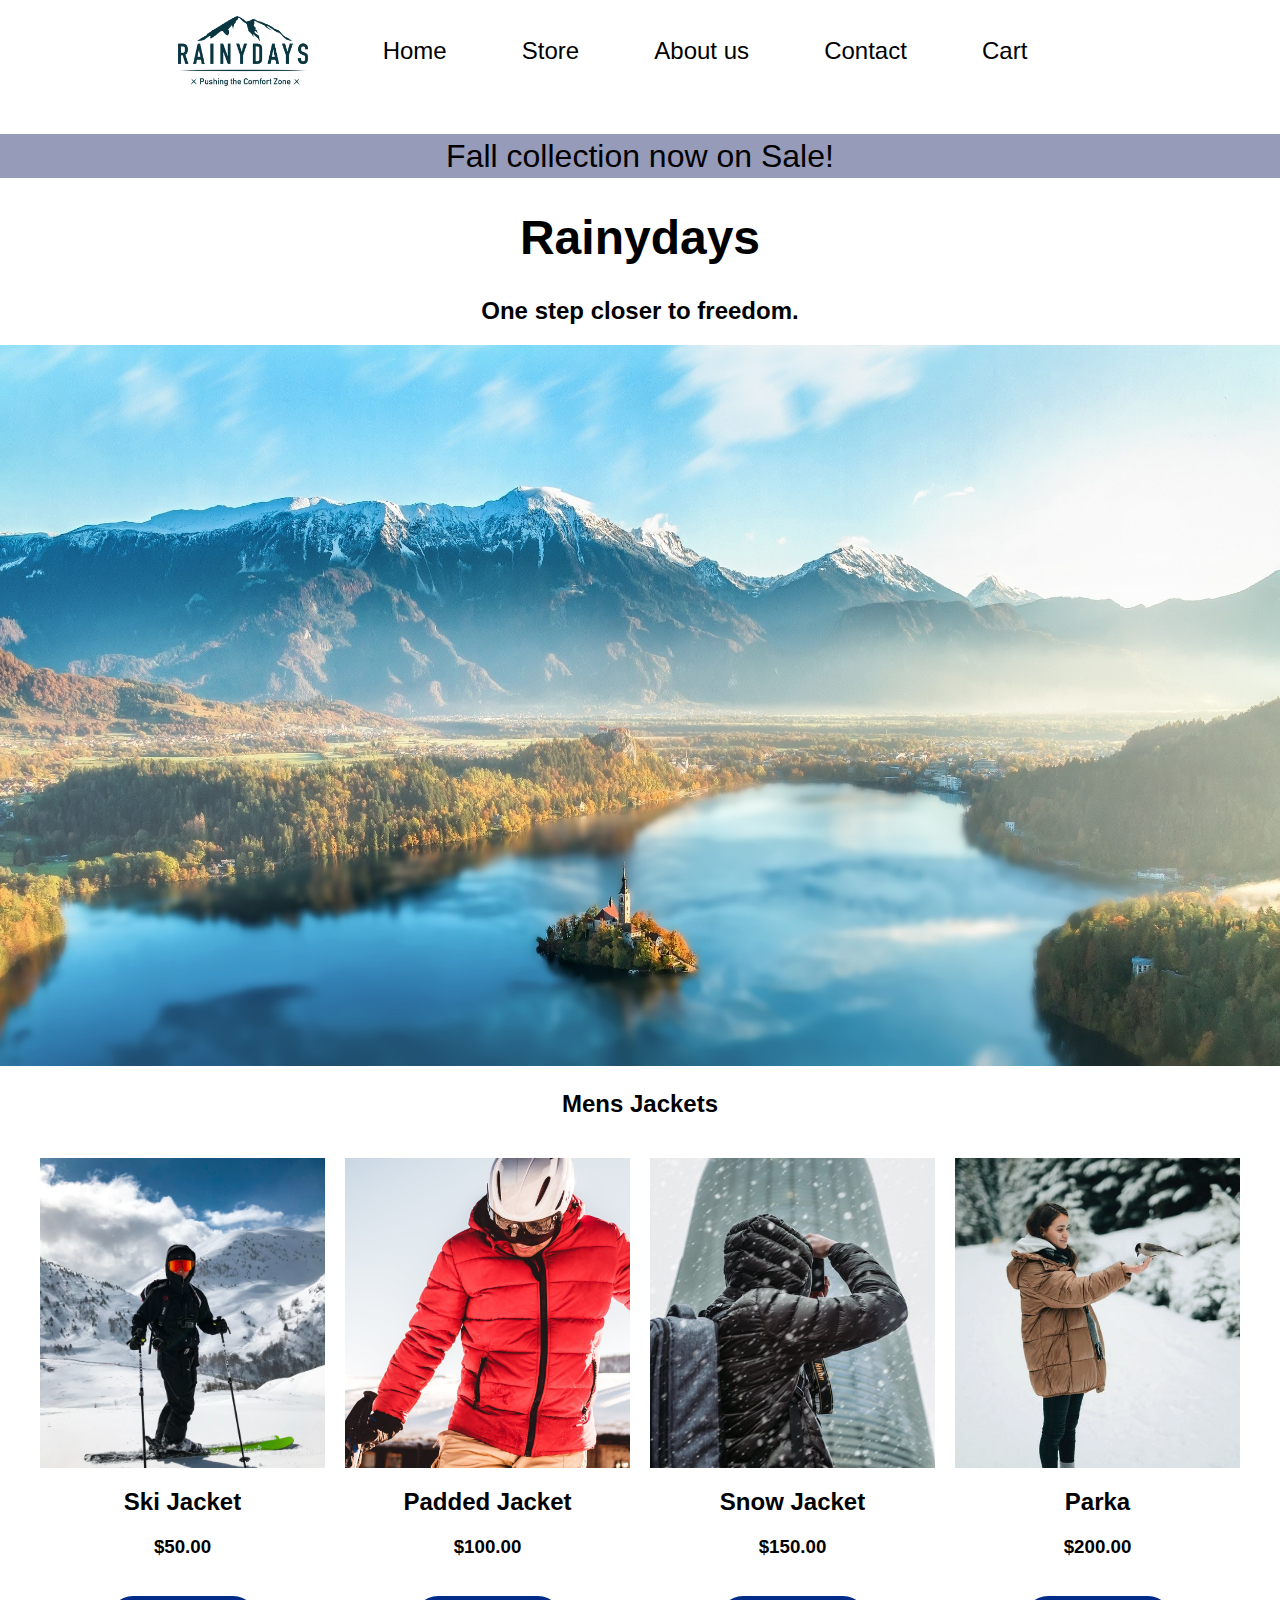
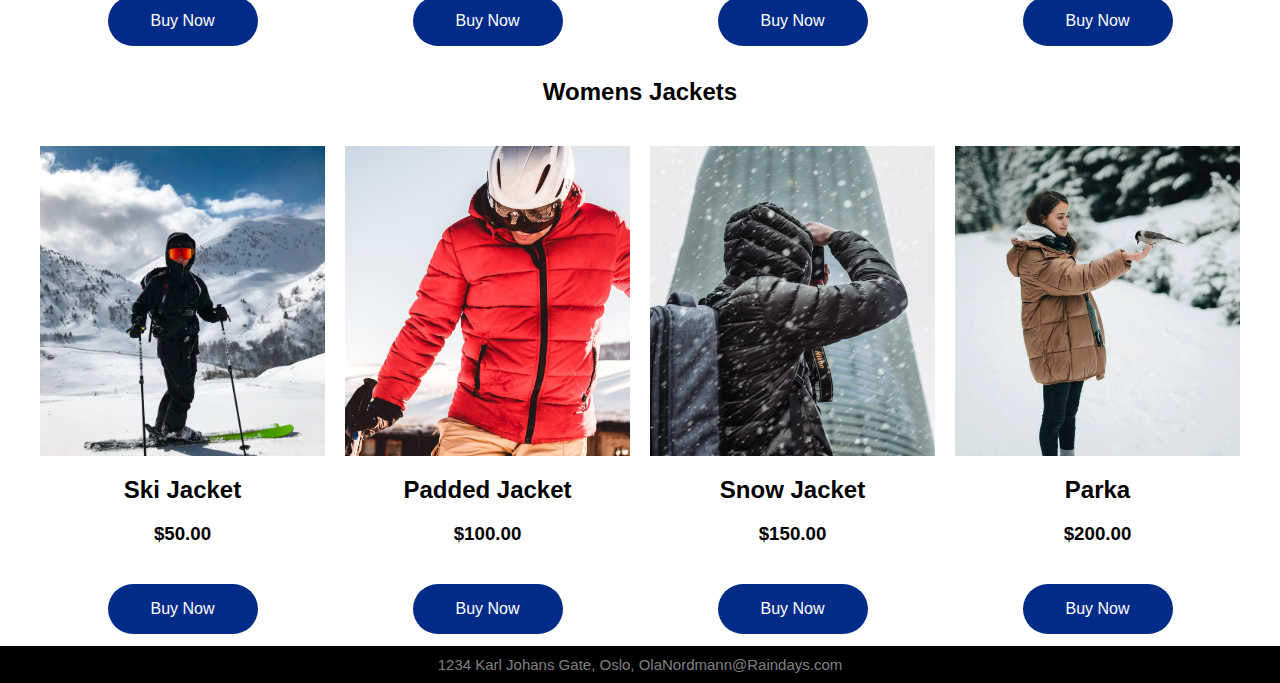
<file: index.html>
<!DOCTYPE html>
<html lang="en">
<head>
    <meta charset="UTF-8">
    <meta http-equiv="X-UA-Compatible" content="IE=edge">
    <meta name="viewport" content="width=device-width, initial-scale=1.0">
    <link rel="preconnect" href="https://fonts.gstatic.com">
    <link href="https://fonts.googleapis.com/css2?family=Poppins&display=swap" rel="stylesheet">
    <title>Rainydays</title>
    <link href="Styles/styles.css" rel="stylesheet">
     <!-- Hotjar Tracking Code for https://dreamy-wiles-eed546.netlify.app -->
<script>
  (function(h,o,t,j,a,r){
      h.hj=h.hj||function(){(h.hj.q=h.hj.q||[]).push(arguments)};
      h._hjSettings={hjid:2607828,hjsv:6};
      a=o.getElementsByTagName('head')[0];
      r=o.createElement('script');r.async=1;
      r.src=t+h._hjSettings.hjid+j+h._hjSettings.hjsv;
      a.appendChild(r);
  })(window,document,'https://static.hotjar.com/c/hotjar-','.js?sv=');
</script>
</head>
<body>
  <nav>
    <ul class="topnav">
      <img src="Images/logo.png" alt="Logo">
      <li><a href="index.html">Home</a></li>
      <li><a href="/Pages/store.html">Store</a></li>
      <li><a href="/Pages/About us.html">About us</a></li>
      <li><a href="/Pages/contact.html">Contact</a></li>
      <li><a href="/Pages/About us.html">Cart</a></li>
      <li>      <div class="cart">
        <div class="cart-total"></div>
      </div></li>
    </ul>
  </nav>
  <section class="fall">
    <p>Fall collection now on Sale!</p>
  </section>
  <div class="pitch">
    <h1>
      Rainydays
    </h1>
    <h2>
      One step closer to freedom.
    </h2>
  </div>
  <img class="forest" src="Images/Mountains.jpg" alt="Forest">
  <h2>Mens Jackets</h2>
  <main>
    <div class="container">
      <div class="card">
        <div class="imgBx">
          <img src="/Images/Skis.jpg" alt="Ski Jacket">
        </div>
        <div class="content">
          <div class="productName">
            <h2>Ski Jacket</h2>
          </div>
          <div class="price_rating">
            <h3>$50.00</h3>
          </div>
          <div class="card_button1">
            <button class="button">Buy Now</button>
          </div>
        </div>
      </div>
      <div class="card">
        <div class="imgBx">
          <img src="/Images/Red jacket.jpeg" alt="Padded Jacket">
        </div>
        <div class="content">
          <div class="productName">
            <h2>Padded Jacket</h2>
          </div>
          <div class="price_rating">
            <h3>$100.00</h3>
          </div>
          <div class="card_button2">
            <button class="button">Buy Now</button>
          </div>
        </div>
      </div>
      <div class="card">
        <div class="imgBx">
          <img src="/Images/Snow jacket.jpeg" alt="Snow Jacket">
        </div>
        <div class="content">
          <div class="productName">
            <h2>Snow Jacket</h2>
          </div>
          <div class="price_rating">
            <h3>$150.00</h3>
          </div>
          <div class="card_button3">
            <button class="button">Buy Now</button>
          </div>
        </div>
      </div>
      <div class="card">
        <div class="imgBx">
          <img src="/Images/Parka.jpeg" alt="Parka">
        </div>
        <div class="content">
          <div class="productName">
            <h2>Parka</h2>
          </div>
          <div class="price_rating">
            <h3>$200.00</h3>
          </div>
          <div class="card_button4">
            <button class="button">Buy Now</button>
          </div>
        </div>
      </div>
    </div>
  </main>
  <h2>Womens Jackets</h2>
  <main>
    <div class="container">
      <div class="card">
        <div class="imgBx">
          <img src="/Images/Skis.jpg" alt="Ski Jacket">
        </div>
        <div class="content">
          <div class="productName">
            <h2>Ski Jacket</h2>
          </div>
          <div class="price_rating">
            <h3>$50.00</h3>
          </div>
          <div class="card_button9">
            <button class="button">Buy Now</button>
          </div>
        </div>
      </div>
      <div class="card">
        <div class="imgBx">
          <img src="/Images/Red jacket.jpeg" alt="Padded Jacket">
        </div>
        <div class="content">
          <div class="productName">
            <h2>Padded Jacket</h2>
          </div>
          <div class="price_rating">
            <h3>$100.00</h3>
          </div>
          <div class="card_button10">
            <button class="button">Buy Now</button>
          </div>
        </div>
      </div>
      <div class="card">
        <div class="imgBx">
          <img src="/Images/Snow jacket.jpeg" alt="Snow Jacket">
        </div>
        <div class="content">
          <div class="productName">
            <h2>Snow Jacket</h2>
          </div>
          <div class="price_rating">
            <h3>$150.00</h3>
          </div>
          <div class="card_button11">
            <button class="button">Buy Now</button>
          </div>
        </div>
      </div>
      <div class="card">
        <div class="imgBx">
          <img src="/Images/Parka.jpeg" alt="Parka">
        </div>
        <div class="content">
          <div class="productName">
            <h2>Parka</h2>
          </div>
          <div class="price_rating">
            <h3>$200.00</h3>
          </div>
          <div class="card_button12">
            <button class="button">Buy Now</button>
          </div>
        </div>
      </div>
    </div>
  </main>
  <footer>1234 Karl Johans Gate, Oslo, OlaNordmann@Raindays.com</footer>
<script src="/JS/shoppingCart.js"></script>
</body>
</html>
</file>
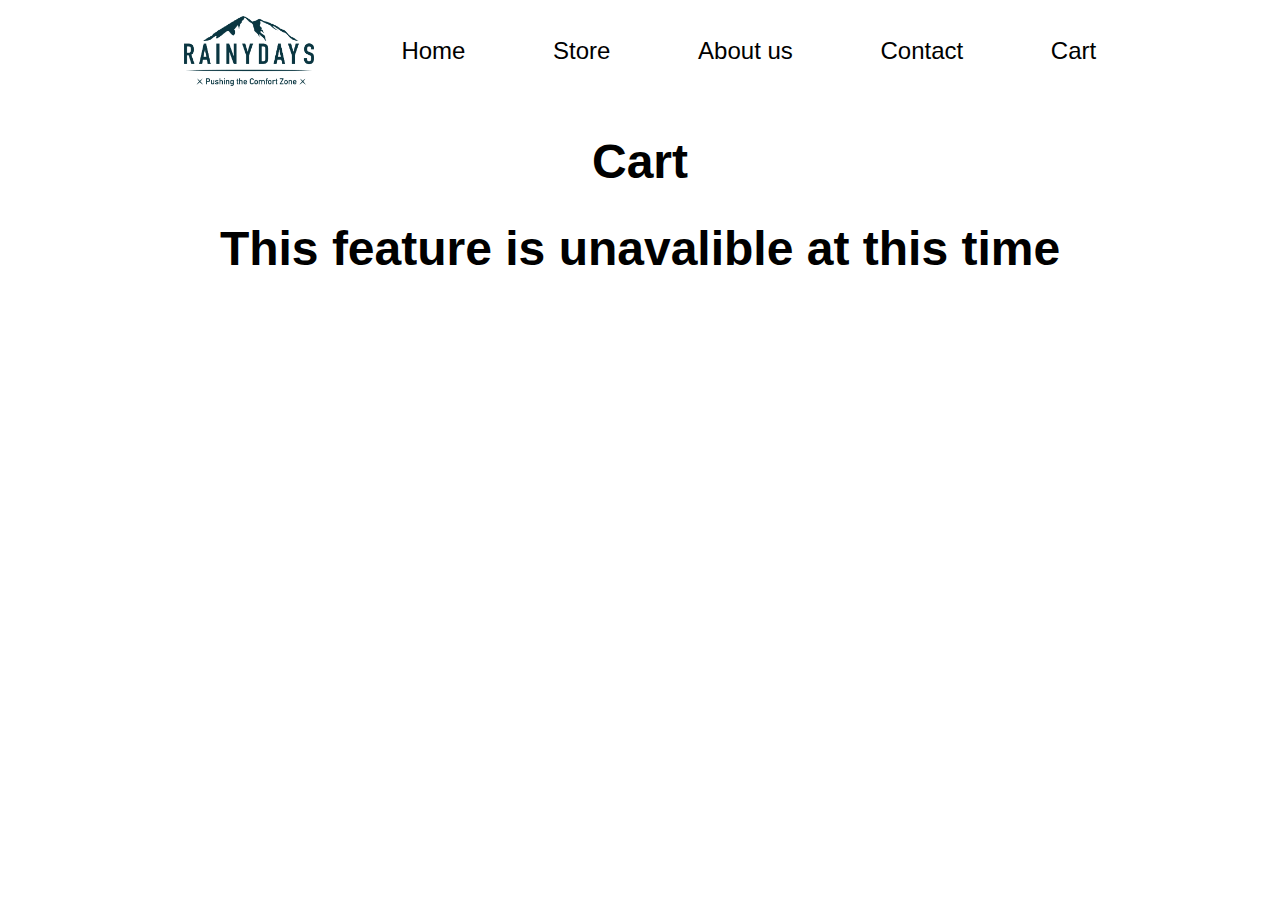
<file: Pages/cart.html>
<!DOCTYPE html>
<html lang="en">
<head>
    <meta charset="UTF-8">
    <meta http-equiv="X-UA-Compatible" content="IE=edge">
    <meta name="viewport" content="width=device-width, initial-scale=1.0">
    <link rel="preconnect" href="https://fonts.gstatic.com">
    <link href="https://fonts.googleapis.com/css2?family=Poppins&display=swap" rel="stylesheet">
    <title>Rainydays</title>
    <link href="/Styles/styles.css" rel="stylesheet">
     <!-- Hotjar Tracking Code for https://dreamy-wiles-eed546.netlify.app -->
<script>
  (function(h,o,t,j,a,r){
      h.hj=h.hj||function(){(h.hj.q=h.hj.q||[]).push(arguments)};
      h._hjSettings={hjid:2607828,hjsv:6};
      a=o.getElementsByTagName('head')[0];
      r=o.createElement('script');r.async=1;
      r.src=t+h._hjSettings.hjid+j+h._hjSettings.hjsv;
      a.appendChild(r);
  })(window,document,'https://static.hotjar.com/c/hotjar-','.js?sv=');
</script>
</head>
<body>
  <nav>
    <ul class="topnav">
      <img src="/Images/logo.png" alt="Logo">
      <li><a href="/index.html">Home</a></li>
      <li><a href="store.html">Store</a></li>
      <li><a href="About us.html">About us</a></li>
      <li><a href="contact.html">Contact</a></li>
      <li><a href="cart.html">Cart</a></li>
    </ul>
  </nav>
  <h1>Cart</h1>
  <h1>This feature is unavalible at this time</h1>
  <main>
  </main>
</body>
</html>
</file>
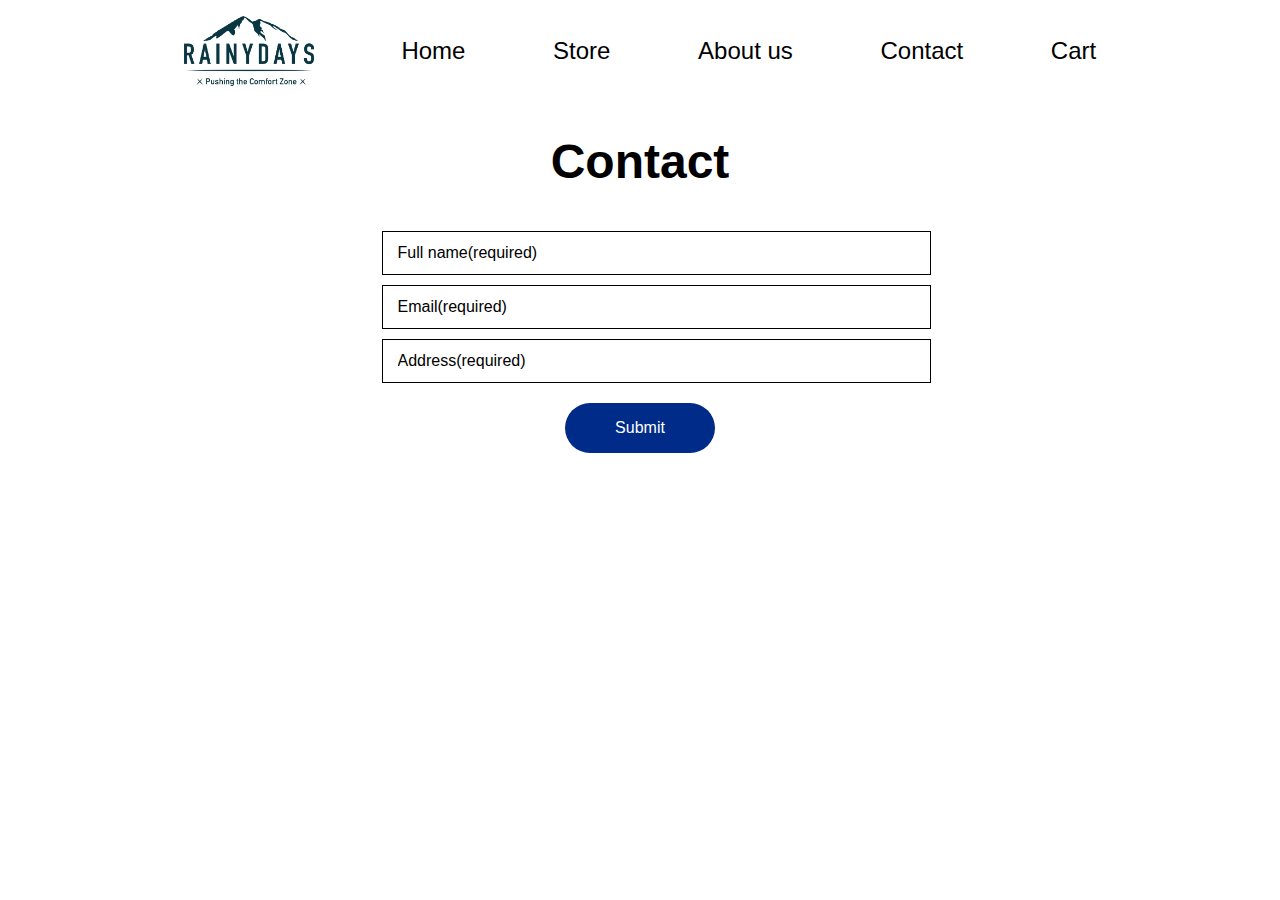
<file: Pages/contact.html>
<!DOCTYPE html>
<html lang="en">
<head>
    <meta charset="UTF-8">
    <meta http-equiv="X-UA-Compatible" content="IE=edge">
    <meta name="viewport" content="width=device-width, initial-scale=1.0">
    <link rel="preconnect" href="https://fonts.gstatic.com">
    <link href="https://fonts.googleapis.com/css2?family=Poppins&display=swap" rel="stylesheet">
    <title>Rainydays</title>
    <link href="/Styles/styles.css" rel="stylesheet">
     <!-- Hotjar Tracking Code for https://dreamy-wiles-eed546.netlify.app -->
<script>
  (function(h,o,t,j,a,r){
      h.hj=h.hj||function(){(h.hj.q=h.hj.q||[]).push(arguments)};
      h._hjSettings={hjid:2607828,hjsv:6};
      a=o.getElementsByTagName('head')[0];
      r=o.createElement('script');r.async=1;
      r.src=t+h._hjSettings.hjid+j+h._hjSettings.hjsv;
      a.appendChild(r);
  })(window,document,'https://static.hotjar.com/c/hotjar-','.js?sv=');
</script>
</head>
<body>
  <nav>
    <ul class="topnav">
      <img src="/Images/logo.png" alt="Logo">
      <li><a href="/index.html">Home</a></li>
      <li><a href="store.html">Store</a></li>
      <li><a href="About us.html">About us</a></li>
      <li><a href="contact.html">Contact</a></li>
      <li><a href="cart.html">Cart</a></li>
    </ul>
  </nav>
  <h1>Contact</h1>
  <main>
    <form id="contactForm">
      <div>
        <input placeholder="Full name(required)" name="fullName" id="fullName" size="50" >
        <div class="form-error" id="fullNameError">Please enter your full name</div>
      </div>
      <div>
        <input placeholder="Email(required)" name="email" id="email" size="50" >
        <div class="form-error" id="emailError">Please enter a valid email address</div>
      </div>
      <div>
        <input placeholder="Address(required)" id="address" type="text" name="address" size="50">
        <div class="form-error" id="addressError">Please enter a valid address</div>
      </div>
      <button class="button">Submit</button>
    </form>
  </main>
  <script src = "/JS/contact.js"></script>
</body>
</html>
</file>
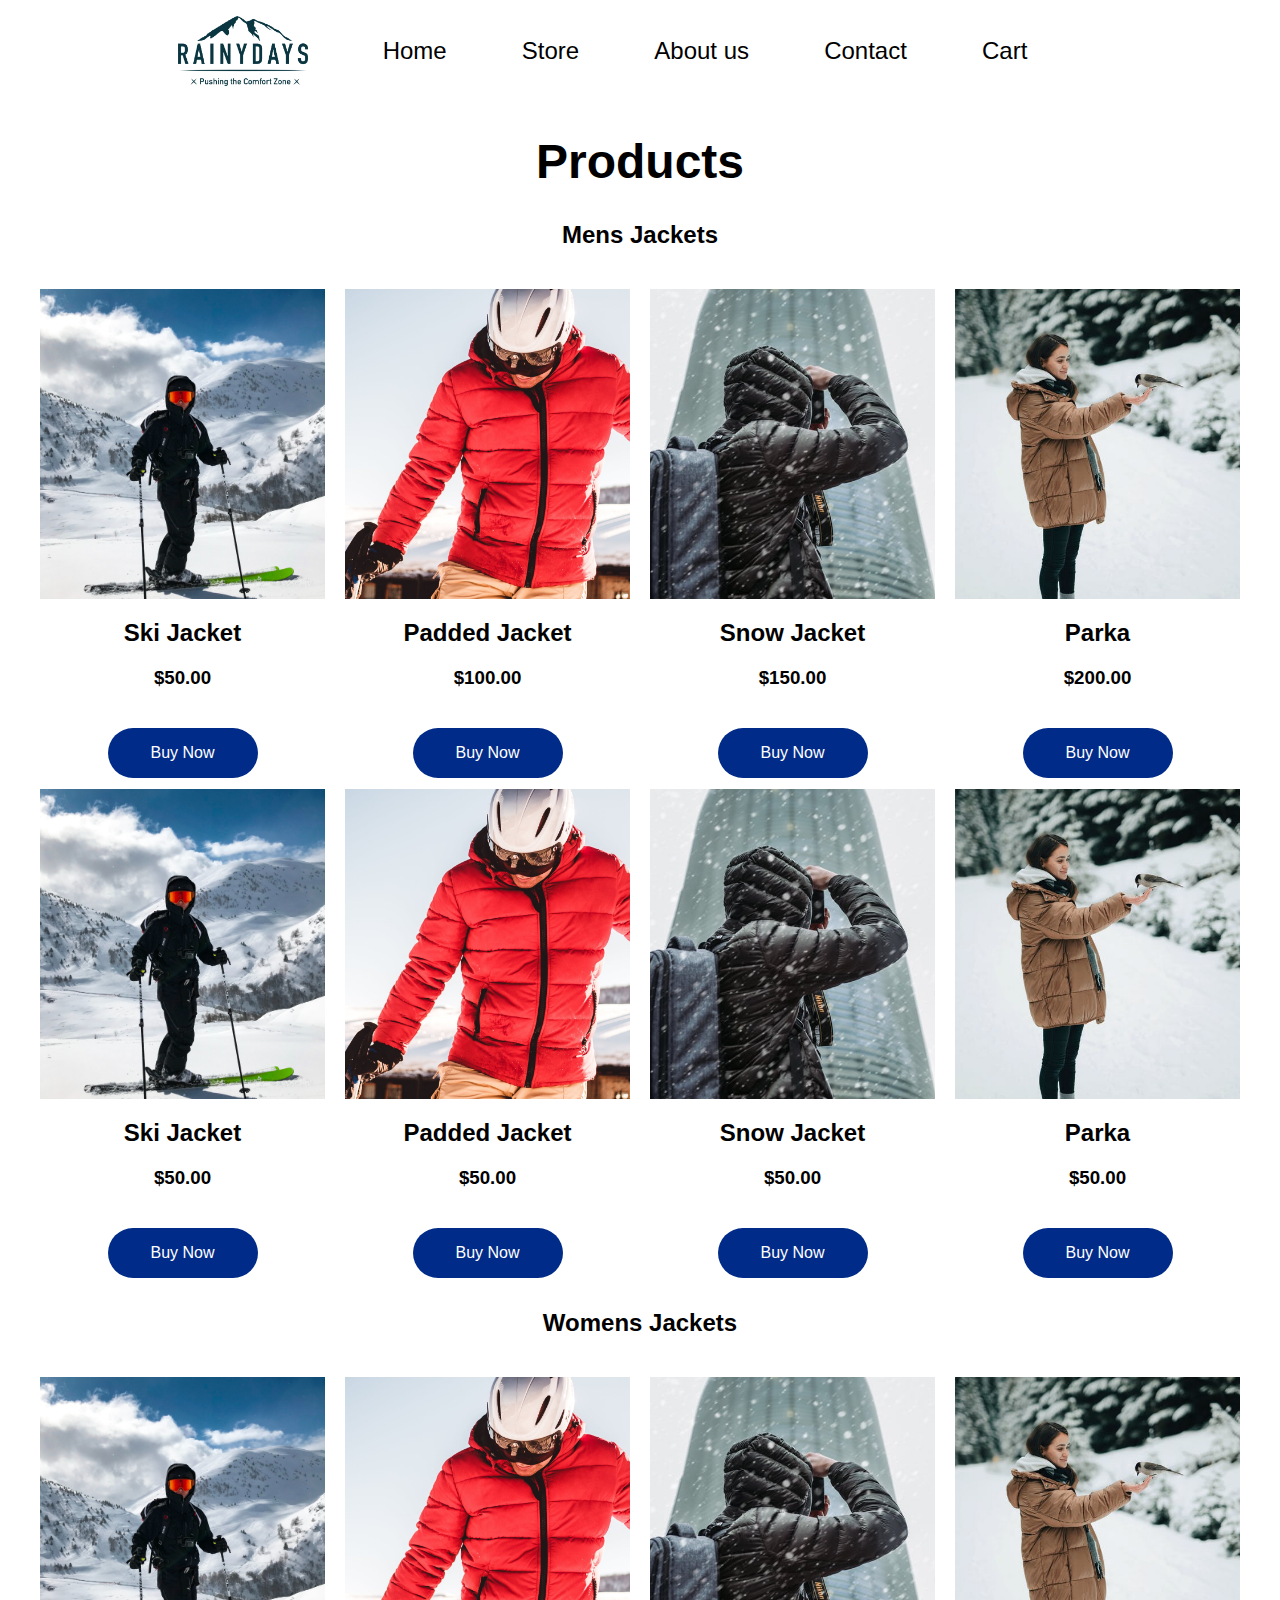
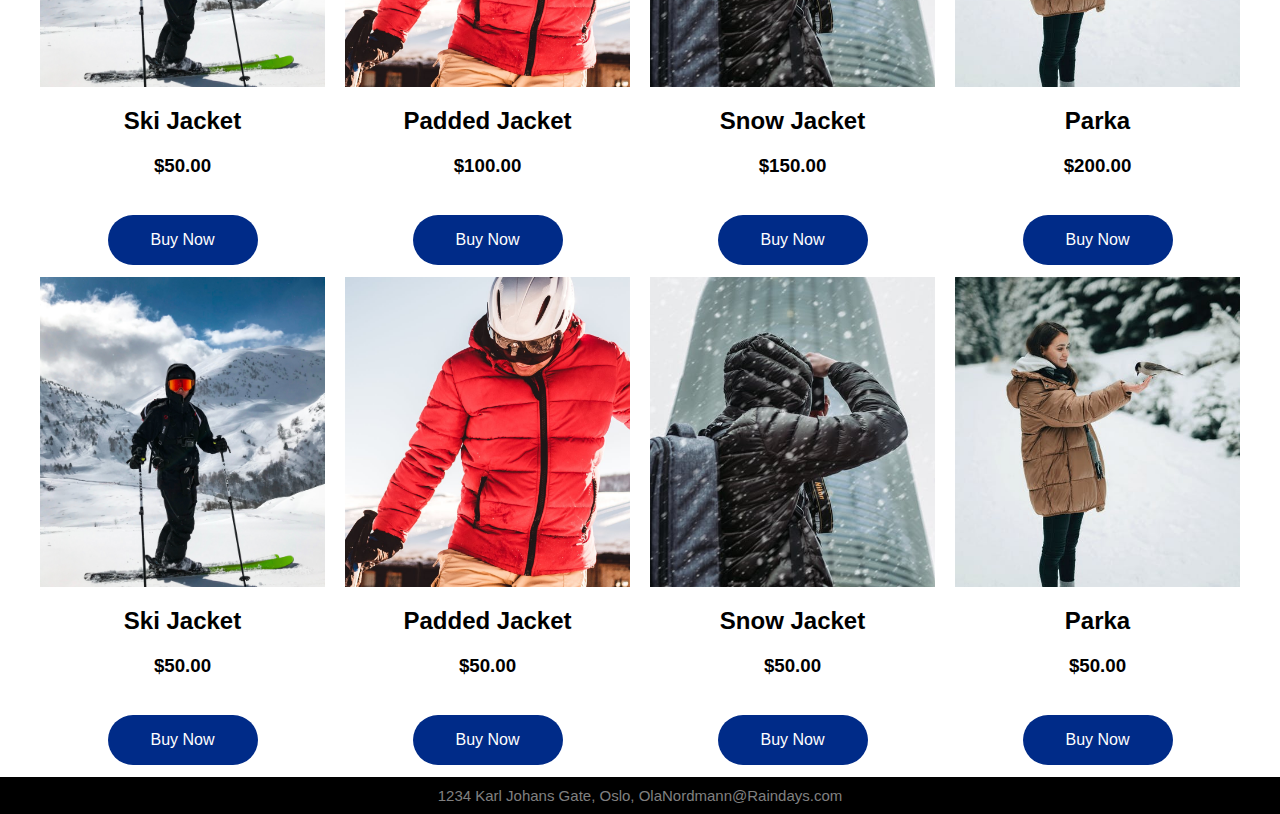
<file: Pages/store.html>
<!DOCTYPE html>
<html lang="en">
<head>
    <meta charset="UTF-8">
    <meta http-equiv="X-UA-Compatible" content="IE=edge">
    <meta name="viewport" content="width=device-width, initial-scale=1.0">
    <title>Products</title>
    <link href="/Styles/styles.css" rel="stylesheet">
</head>
<body>
    <nav>
        <ul class="topnav">
          <img src="/Images/logo.png" alt="Logo">
          <li><a href="/index.html">Home</a></li>
          <li><a href="store.html">Store</a></li>
          <li><a href="About us.html">About us</a></li>
          <li><a href="contact.html">Contact</a></li>
          <li><a href="cart.html">Cart</a></li>
          <li>      <div class="cart">
            <div class="cart-total"></div>
          </div></li>
        </ul>
    </nav>
    <h1>Products</h1>
    <h2>Mens Jackets</h2>
    <main>
      <div class="container">
        <div class="card">
          <div class="imgBx">
            <img src="/Images/Skis.jpg" alt="Ski Jacket">
          </div>
          <div class="content">
            <div class="productName">
              <h2>Ski Jacket</h2>
            </div>
            <div class="price_rating">
              <h3>$50.00</h3>
            </div>
            <div class="card_button1">
              <button class="button">Buy Now</button>
            </div>
          </div>
        </div>
        <div class="card">
          <div class="imgBx">
            <img src="/Images/Red jacket.jpeg" alt="Padded Jacket">
          </div>
          <div class="content">
            <div class="productName">
              <h2>Padded Jacket</h2>
            </div>
            <div class="price_rating">
              <h3>$100.00</h3>
            </div>
            <div class="card_button2">
              <button class="button">Buy Now</button>
            </div>
          </div>
        </div>
        <div class="card">
          <div class="imgBx">
            <img src="/Images/Snow jacket.jpeg" alt="Snow Jacket">
          </div>
          <div class="content">
            <div class="productName">
              <h2>Snow Jacket</h2>
            </div>
            <div class="price_rating">
              <h3>$150.00</h3>
            </div>
            <div class="card_button3">
              <button class="button">Buy Now</button>
            </div>
          </div>
        </div>
        <div class="card">
          <div class="imgBx">
            <img src="/Images/Parka.jpeg" alt="Parka">
          </div>
          <div class="content">
            <div class="productName">
              <h2>Parka</h2>
            </div>
            <div class="price_rating">
              <h3>$200.00</h3>
            </div>
            <div class="card_button4">
              <button class="button">Buy Now</button>
            </div>
          </div>
        </div>
        <div class="card">
          <div class="imgBx">
            <img src="/Images/Skis.jpg" alt="Ski Jacket">
          </div>
          <div class="content">
            <div class="productName">
              <h2>Ski Jacket</h2>
            </div>
            <div class="price_rating">
              <h3>$50.00</h3>
            </div>
            <div class="card_button5">
              <button class="button">Buy Now</button>
            </div>
          </div>
        </div>
        <div class="card">
          <div class="imgBx">
            <img src="/Images/Red jacket.jpeg" alt="Padded Jacket">
          </div>
          <div class="content">
            <div class="productName">
              <h2>Padded Jacket</h2>
            </div>
            <div class="price_rating">
              <h3>$50.00</h3>
            </div>
            <div class="card_button6">
              <button class="button">Buy Now</button>
            </div>
          </div>
        </div>
        <div class="card">
          <div class="imgBx">
            <img src="/Images/Snow jacket.jpeg" alt="Snow Jacket">
          </div>
          <div class="content">
            <div class="productName">
              <h2>Snow Jacket</h2>
            </div>
            <div class="price_rating">
              <h3>$50.00</h3>
            </div>
            <div class="card_button7">
              <button class="button">Buy Now</button>
            </div>
          </div>
        </div>
        <div class="card">
          <div class="imgBx">
            <img src="/Images/Parka.jpeg" alt="Parka">
          </div>
          <div class="content">
            <div class="productName">
              <h2>Parka</h2>
            </div>
            <div class="price_rating">
              <h3>$50.00</h3>
            </div>
            <div class="card_button8">
              <button class="button">Buy Now</button>
            </div>
          </div>
        </div>
      </div>
    </main>
    <h2>Womens Jackets</h2>
    <main>
      <div class="container">
        <div class="card">
          <div class="imgBx">
            <img src="/Images/Skis.jpg" alt="Ski Jacket">
          </div>
          <div class="content">
            <div class="productName">
              <h2>Ski Jacket</h2>
            </div>
            <div class="price_rating">
              <h3>$50.00</h3>
            </div>
            <div class="card_button9">
              <button class="button">Buy Now</button>
            </div>
          </div>
        </div>
        <div class="card">
          <div class="imgBx">
            <img src="/Images/Red jacket.jpeg" alt="Padded Jacket">
          </div>
          <div class="content">
            <div class="productName">
              <h2>Padded Jacket</h2>
            </div>
            <div class="price_rating">
              <h3>$100.00</h3>
            </div>
            <div class="card_button10">
              <button class="button">Buy Now</button>
            </div>
          </div>
        </div>
        <div class="card">
          <div class="imgBx">
            <img src="/Images/Snow jacket.jpeg" alt="Snow Jacket">
          </div>
          <div class="content">
            <div class="productName">
              <h2>Snow Jacket</h2>
            </div>
            <div class="price_rating">
              <h3>$150.00</h3>
            </div>
            <div class="card_button11">
              <button class="button">Buy Now</button>
            </div>
          </div>
        </div>
        <div class="card">
          <div class="imgBx">
            <img src="/Images/Parka.jpeg" alt="Parka">
          </div>
          <div class="content">
            <div class="productName">
              <h2>Parka</h2>
            </div>
            <div class="price_rating">
              <h3>$200.00</h3>
            </div>
            <div class="card_button12">
              <button class="button">Buy Now</button>
            </div>
          </div>
        </div>
        <div class="card">
          <div class="imgBx">
            <img src="/Images/Skis.jpg" alt="Ski Jacket">
          </div>
          <div class="content">
            <div class="productName">
              <h2>Ski Jacket</h2>
            </div>
            <div class="price_rating">
              <h3>$50.00</h3>
            </div>
            <div class="card_button13">
              <button class="button">Buy Now</button>
            </div>
          </div>
        </div>
        <div class="card">
          <div class="imgBx">
            <img src="/Images/Red jacket.jpeg" alt="Padded Jacket">
          </div>
          <div class="content">
            <div class="productName">
              <h2>Padded Jacket</h2>
            </div>
            <div class="price_rating">
              <h3>$50.00</h3>
            </div>
            <div class="card_button14">
              <button class="button">Buy Now</button>
            </div>
          </div>
        </div>
        <div class="card">
          <div class="imgBx">
            <img src="/Images/Snow jacket.jpeg" alt="Snow Jacket">
          </div>
          <div class="content">
            <div class="productName">
              <h2>Snow Jacket</h2>
            </div>
            <div class="price_rating">
              <h3>$50.00</h3>
            </div>
            <div class="card_button15">
              <button class="button">Buy Now</button>
            </div>
          </div>
        </div>
        <div class="card">
          <div class="imgBx">
            <img src="/Images/Parka.jpeg" alt="Parka">
          </div>
          <div class="content">
            <div class="productName">
              <h2>Parka</h2>
            </div>
            <div class="price_rating">
              <h3>$50.00</h3>
            </div>
            <div class="card_button16">
              <button class="button">Buy Now</button>
            </div>
          </div>
        </div>
      </div>
    </main>
    <footer>1234 Karl Johans Gate, Oslo, OlaNordmann@Raindays.com</footer>
    <script src="/JS/shoppingCart.js"></script>
</body>
</html>
</file>
<file: Styles/styles.css>
body {
  background: rgb(255, 255, 255);
  min-height: 100vh;
  color: black;
  font-family: Helvetica Neue, Helvetica, Arial, sans-serif;;
  margin: 0;
}

nav {
  display: flex;
  justify-content: center;
}

.topnav {
  display: flex;
  justify-content: space-around;
  list-style-type: none;
  overflow: hidden;
  background: white;
  color: black;
  height: 70px;
  width: 1000px;
  line-height: 70px;
}

ul {
  display: block;
  list-style-type: disc;
  margin-block-start: 1em;
  margin-block-end: 1em;
  margin-inline-start: 0px;
  margin-inline-end: 0px;
  padding-inline-start: 0px;
}

a {
  font-size: 1.5em;
  color: black;
  text-decoration: none;
}

.cart {
  display: none;
  font-size: 1.5em;
}

main {
  display: flex;
  justify-content: center;
  align-content: center;
}

.fall {
  text-align: center;
  height: 44px;
  line-height: 44px;
  background-color: rgb(149, 155, 185);
}

.pitch {
  text-align: center;
}

h1 {
  text-align: center;
  font-family: inherit;
  font-size: 3em;
}

h2 {
  font-family: inherit;
  font-size: 1.5em;
  text-align: center;
}

.forest {
  width: 100%;
}

footer {
  background: black;
  color: gray;
  font-size: 15px;
  padding: 10px;
  text-align: center;
  bottom: 0;
  position: bottom;
}

.container {
  position: relative;
  width: 1200px;
  display: grid;
  grid-template-columns: repeat(auto-fit, minmax(250px, 1fr));
  grid-gap: 20px;
  padding: 20px;
}

.container .card {
  width: 100%;
  align-content: center;
}

.container .card .imgBx {
  position: relative;
  width: 100%;
  height: 310px;
  overflow: hidden;
}

.container .card .imgBx img {
  position: absolute;
  top: 0;
  left: 0;
  width: 100%;
  height: 100%;
  object-fit: cover;
  transition: 0.5s ease-in-out;
}

.container .card:hover .imgBx img {
  transform:scale(1.5)
}

.content {
  text-align: center;
  height: 150px;
}

form {
  align-items: center;
  text-align: center;
}

input {
  border: solid black 1px;
  font-size: 12pt;
  padding: 12px 15px;
  margin-top: 10px;
  margin-left: auto;
  margin-right: auto;
  width: 100%;
  color: black;
  background-color: white;
}

::placeholder {
  color: black;
}

.button {
  background-color: #002b88;
  border: none;
  border-radius: 30px;
  margin: 20px;
  color: white;
  height: 50px;
  width: 150px;
  font-size: 16px;
  cursor: pointer;
}

.button:hover {
  background: #1b91ff;
  -webkit-transition: .5s;
  transition: .5s;
}

.form-error {
  display: none;
  color: red;
  font-size: 17px;
  margin-top: 2px;
}

.about_us {
  width: 100%;
}

p {
  text-align: center;
  font-size: 2em;
  max-width: 600px;
  margin-left: auto;
  margin-right: auto;
}

@media screen and (max-width: 600px) {
  .topnav img {display: none;}
}
</file>
